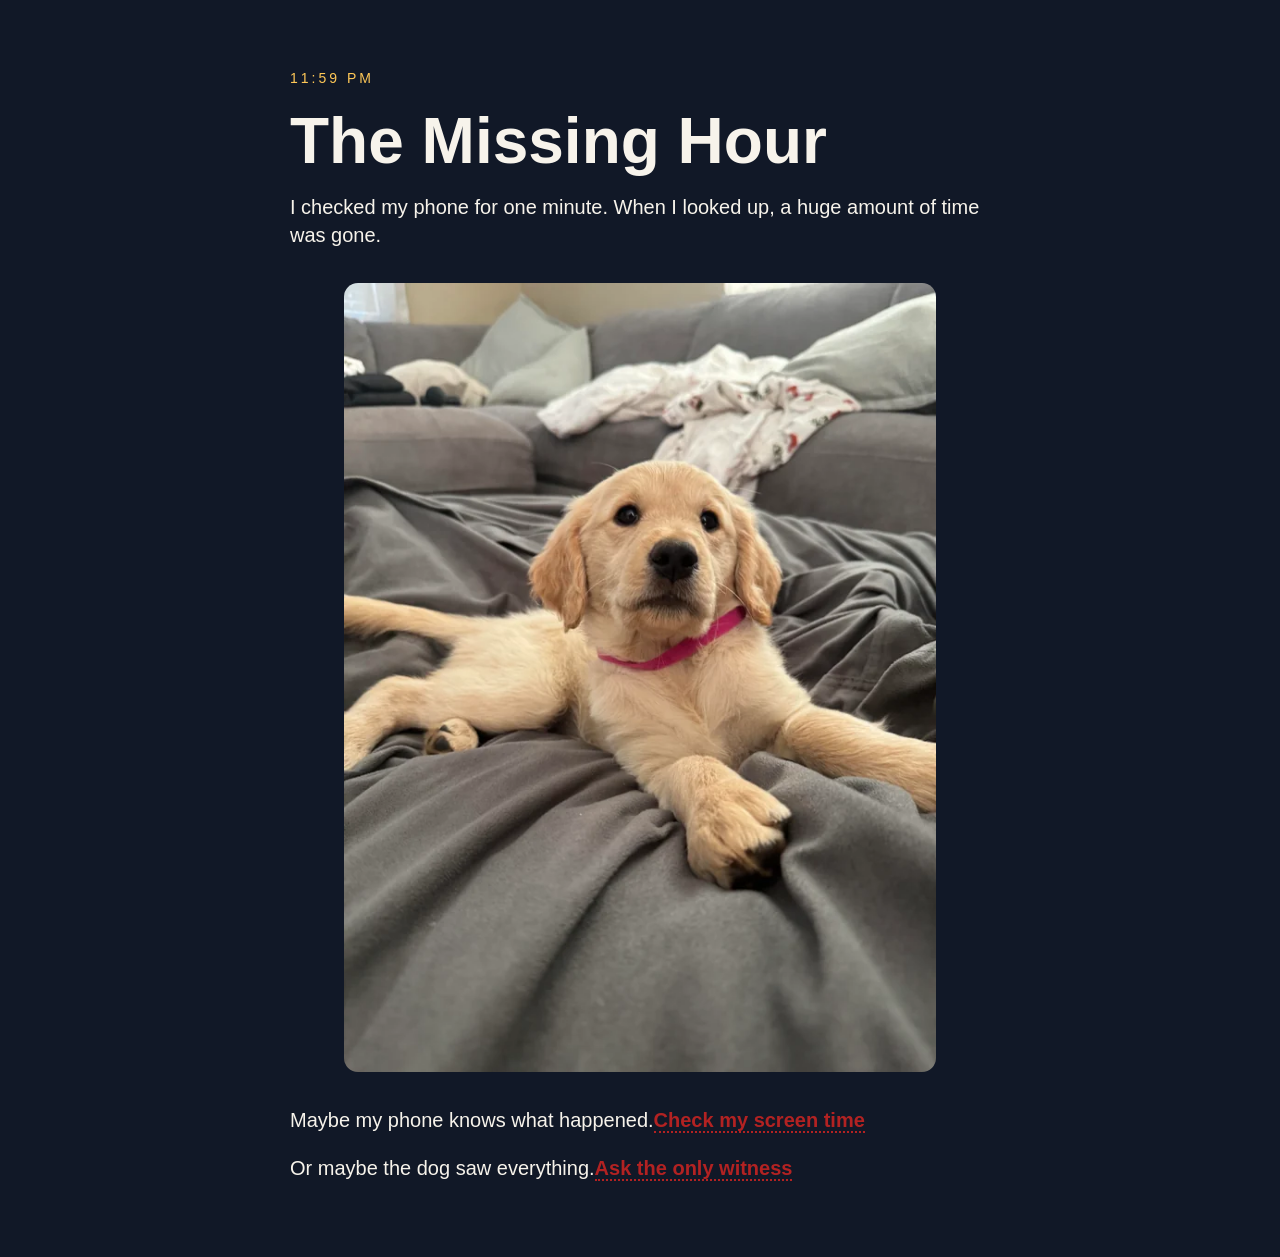
<file: index.html>
<!doctype html>
<html lang="en">
<head>
	<meta charset="utf-8">
	<title>The Missing Hour</title>
	<link rel="stylesheet" href="./assets/css/styles.css">
</head>
<body class="homepage">
<div class="scene">
	<p class="time"> 11:59 PM</p>
	<h1>The Missing Hour</h1>
	<p>I checked my phone for one minute.
		When I looked up, a huge amount of time was gone.
	</p>
	<a class="image-link" href="page-3.html"> 
	<img src="assets/img/puppy-awake.webp" alt="A retriever dog awake">
	</a>

	<p> Maybe my phone knows what happened.<a href="page-2.html">Check my screen time</a></p>

	<p> Or maybe the dog saw everything.<a href="page-3.html">Ask the only witness</a></p>
</div>
	<script src="./assets/js/main.js"></script>
</body>
</html>
</file>
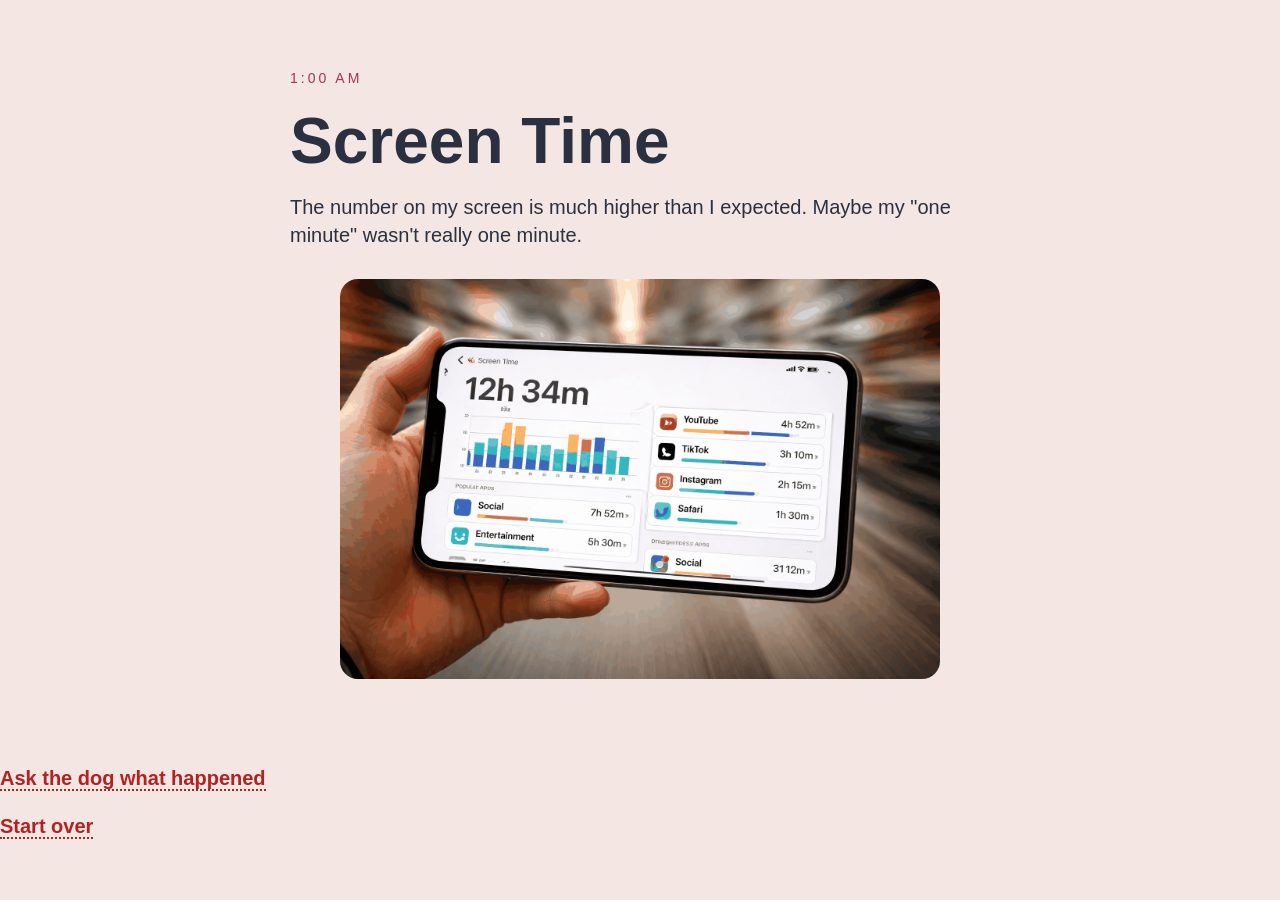
<file: page-2.html>
<!doctype html>
<html lang="en">
<head>
	<meta charset="utf-8">
	<title>The Missing Hour - Screen Time</title>
	<link rel="stylesheet" href="./assets/css/styles.css">
</head>
<body class="phonepage">
<div class="scene">
	<p class="time"> 1:00 AM</p>
	<h1>Screen Time</h1>
	<p>
		The number on my screen is much higher than I expected.
		Maybe my "one minute" wasn't really one minute.
	</p>
	<img src="assets/img/screen-time.png" alt="A phone displaying screen time information">


</div>

<p> <a href="page-3.html"> Ask the dog what happened</a></p>
<p> <a href="index.html"> Start over</a></p>

	<script src="./assets/js/main.js"></script>
</body>
</html>
</file>
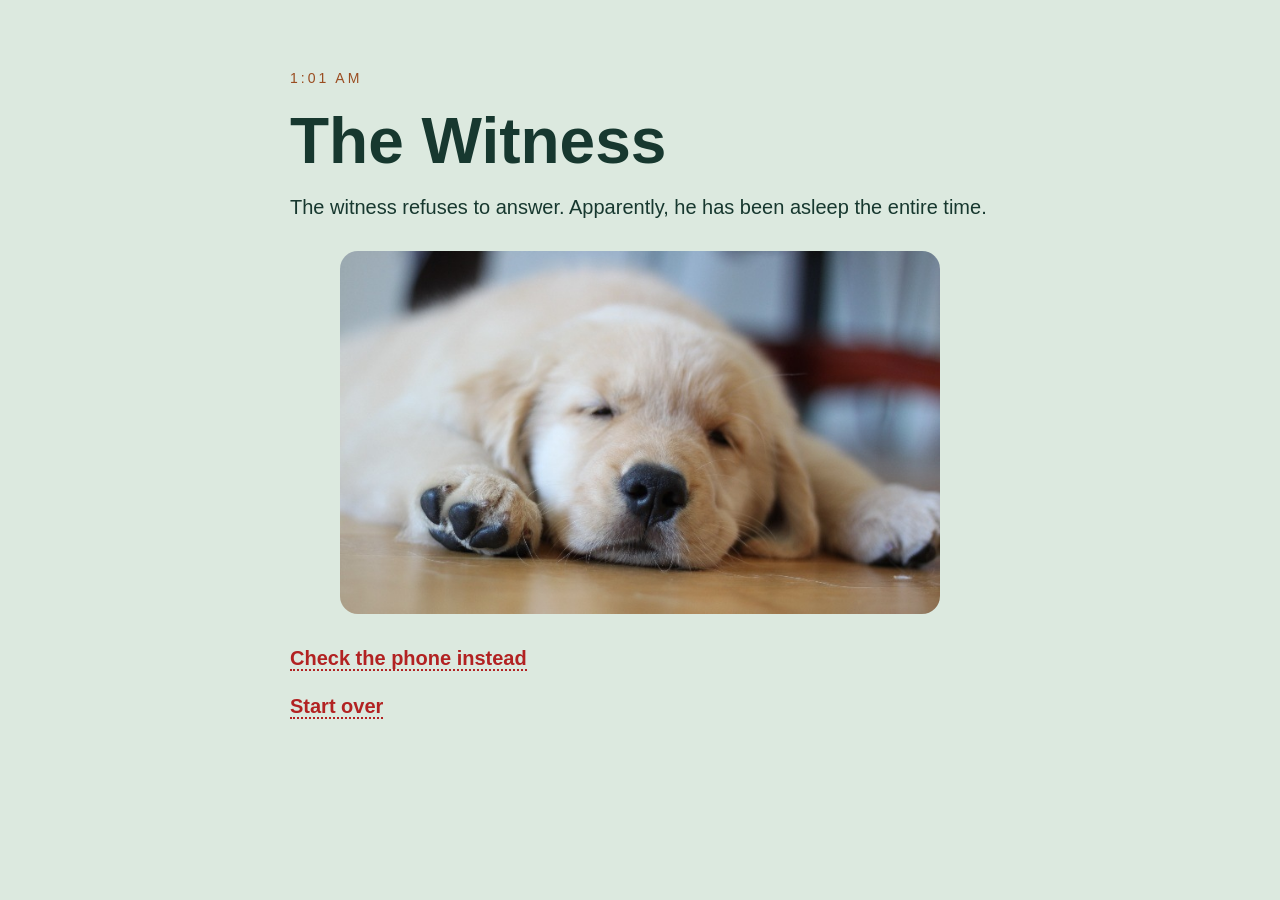
<file: page-3.html>
<!doctype html>
<html lang="en">
<head>
	<meta charset="utf-8">
	<title>The Missing Hour - The Witness</title>
	<link rel="stylesheet" href="./assets/css/styles.css">
</head>
<body class="witnesspage">
<div class="scene">
	<p class="time"> 1:01 AM</p>
	<h1>The Witness</h1>
	<p>The witness refuses to answer. 
		Apparently, he has been asleep the entire time.
	</p>
	<img src="assets/img/puppy-sleeping.jpg" alt="A retriever dog asleep">

<p> <a href="page-2.html"> Check the phone instead</a></p>
<p> <a href="index.html"> Start over</a></p>
</div>

	<script src="./assets/js/main.js"></script>
</body>
</html>
</file>
<file: assets/css/styles.css>
/* styles.css */

* {
	font-family: Arial;
	box-sizing: border-box;
}

body{
	margin:0;
	line-height: 1.4;
}

body.homepage {
	background-color: #111827;
	color: #f7f3eb;
}

.scene {
	max-width: 760px;
	margin: 25px auto;
	padding: 30px;
}

.time {
	font-size: 14px;
	letter-spacing: 3px;
	text-transform: uppercase;
	color: #ffc857;
}

h1{
	font-size: 64px;
	line-height: 1;
	margin: 20px 0;
}

p{
	font-size: 20px;
}

.scene img{
	display: block;
	width: 100%;
	max-width: 600px;
	margin: 30px auto;
	border-radius: 18px;
}

body.phonepage {
	background-color: #f3e6e3;
	color: #2a3040;
}

body.phonepage .time {
	color: #a4364f;
}

body.witnesspage {
	background-color: #dce9df;
	color: #17382f;
}

body.witnesspage .time {
	color: #9a4c20
}

p a {
	color:firebrick;
	font-weight: bold;
	text-decoration: none;
	border-bottom: 2px dotted currentColor;
}

body.homepage p a:hover{
	color:white;
}

body.phonepage p a:hover, body.witnesspage p a:hover{
	color: darkred;
}

.image-link img {
	border: 4px solid transparent;
}

.image-link:hover img{
	border-color: firebrick;
}
</file>
